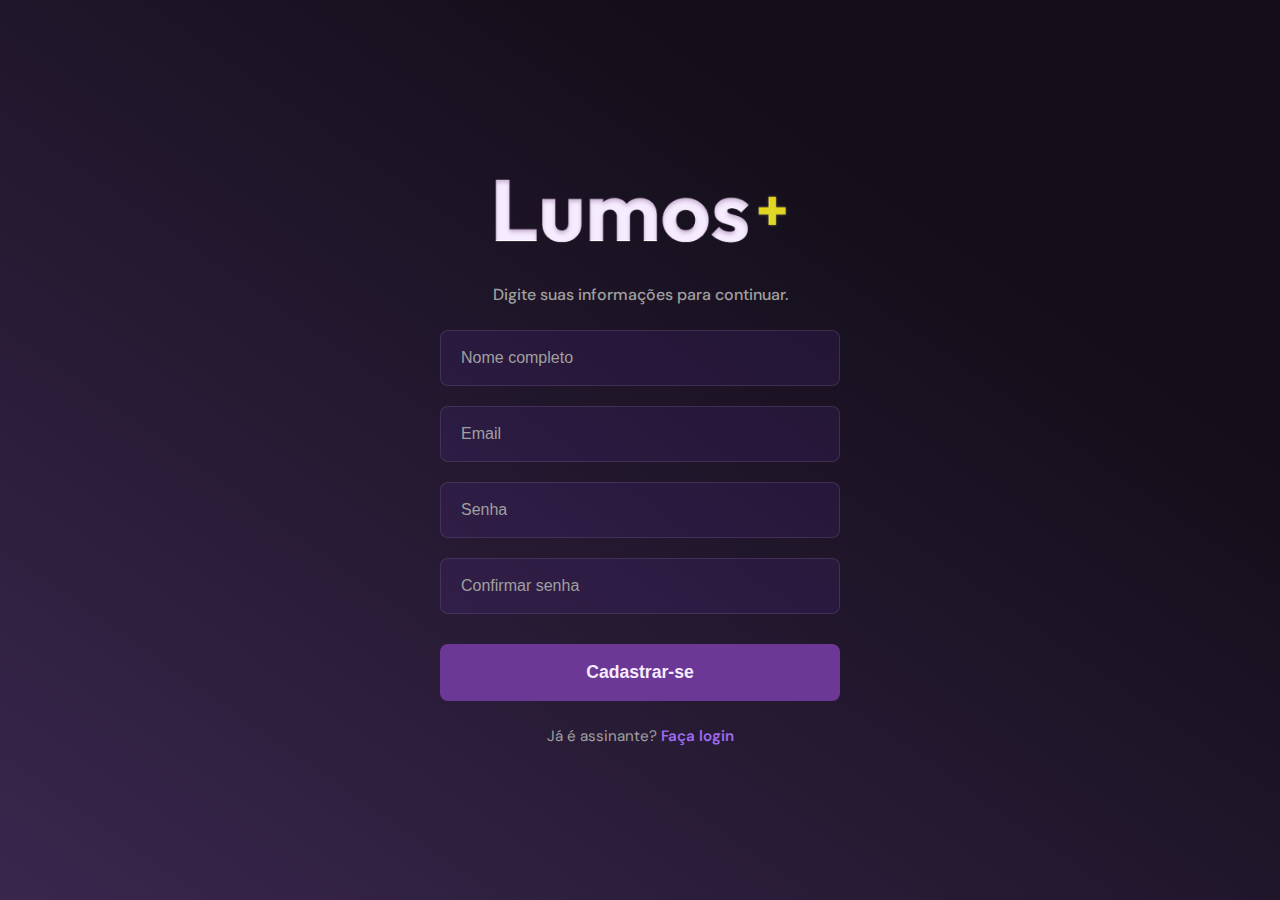
<file: cadastro.html>
<!DOCTYPE html>
<html lang="pt-BR">
<head>
    <meta charset="UTF-8">
    <meta name="viewport" content="width=device-width, initial-scale=1.0">
    <title>Lumos+ | Cadastro</title>
    <link href="https://fonts.googleapis.com/css2?family=DM+Sans:wght@400;500;700&display=swap" rel="stylesheet">
    <link rel="stylesheet" href="css/login-cadastro.css">
</head>
<body>
    <div class="container-login-cadastro">
        <div class="metade-form">
            <img src="assets/images/Lumos+ logo.png" alt="Lumos+" class="logo-login">
            <p class="subtitulo-login">Digite suas informações para continuar.</p>
            
            <form id="form-cadastro" class="form-login-cadastro">
                <input class="input-form" type="text" placeholder="Nome completo" required>
                <input class="input-form" type="email" placeholder="Email" required>
                <input class="input-form" type="password" placeholder="Senha" required>
                <input class="input-form" type="password" placeholder="Confirmar senha" required>
                <button type="submit" class="botao-form">Cadastrar-se</button>
            </form>

            <p class="link-alternativo">
                Já é assinante? <a href="index.html">Faça login</a>
            </p>
        </div> 
    </div>
    <script src="js/cadastro.js"></script>
</body>
</html>
</file>
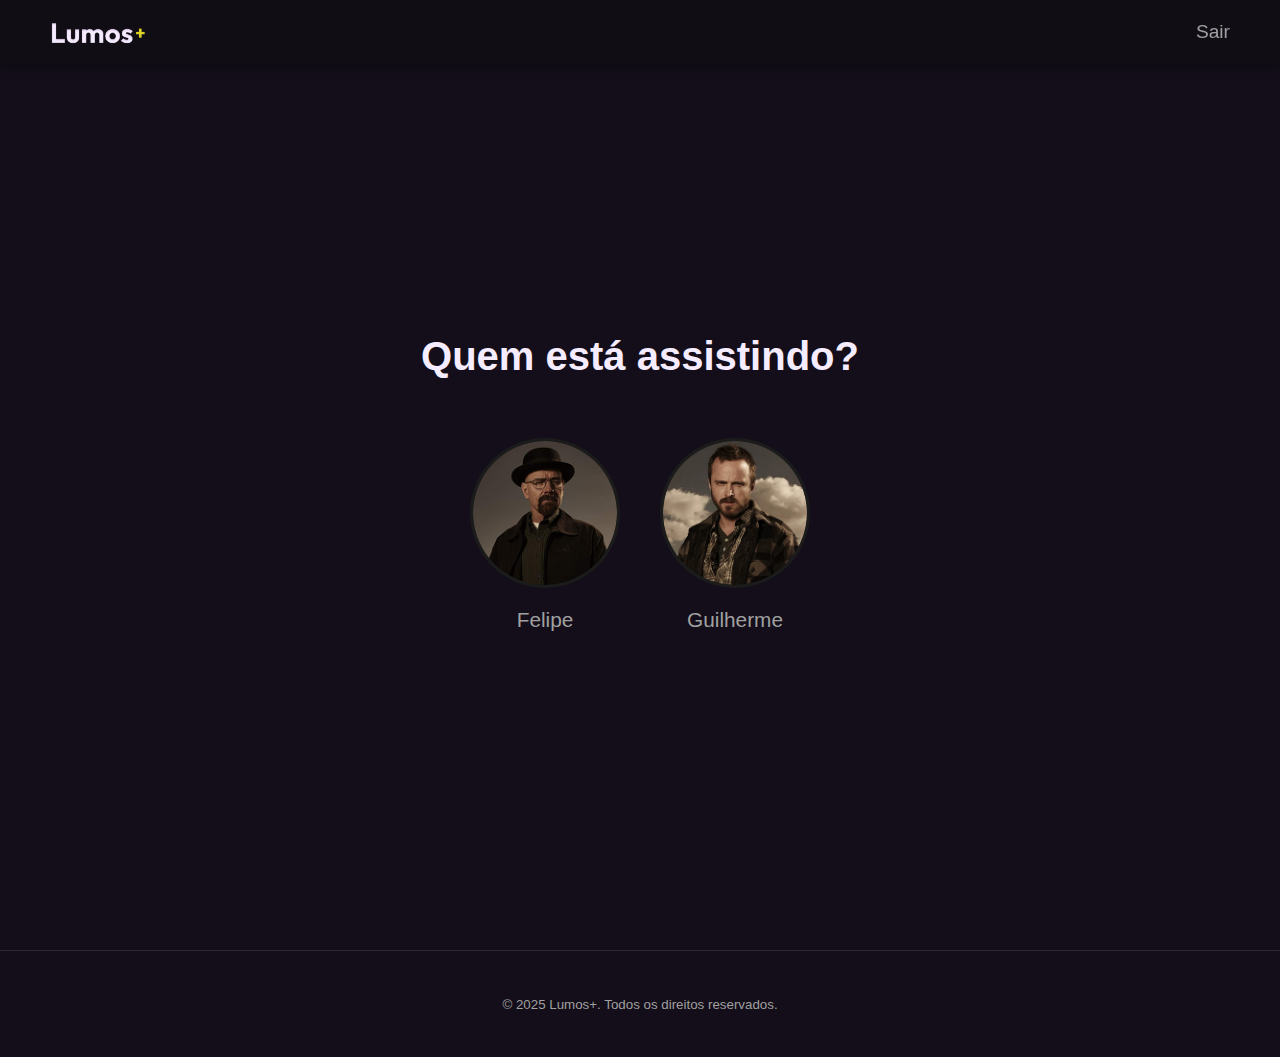
<file: escolher-perfil.html>
<!DOCTYPE html>
<html lang="pt-BR">
<head>
    <meta charset="UTF-8">
    <meta name="viewport" content="width=device-width, initial-scale=1.0">
    <title>Lumos+ | Selecionar Perfil</title>
    <link rel="stylesheet" href="css/style.css"> 
</head>
<body>
    <header class="barra-topo">
        <div class="logo">
            <a href="home.html"><img src="assets/images/Lumos+ logo.png" alt="logo"></a>
        </div>
        <div class="menu-direita">
            <a href="index.html" class="icone-nav">Sair</a>
        </div>
    </header>

    <main class="container-selecionar-perfil">
        <h1 class="titulo-selecionar-perfil">Quem está assistindo?</h1>
        
        <div class="lista-perfis" id="lista-perfis">
            
            <div class="card-perfil" data-nome="felipe">
                <img src="assets/images/walter.png" alt="Felipe" class="imagem-perfil">
                <span class="nome-perfil">Felipe</span>
            </div>

            <div class="card-perfil" data-nome="guilherme">
                <img src="assets/images/jesse.png" alt="Guilherme" class="imagem-perfil">
                <span class="nome-perfil">Guilherme</span>
            </div>
            
        </div>
    </main>

    <footer class="footer">
        <div class="footer-conteudo">
            <small>&copy; 2025 Lumos+. Todos os direitos reservados.</small>
        </div>
    </footer>

    <script src="js/escolher-perfil.js"></script> 
</body>
</html>
</file>
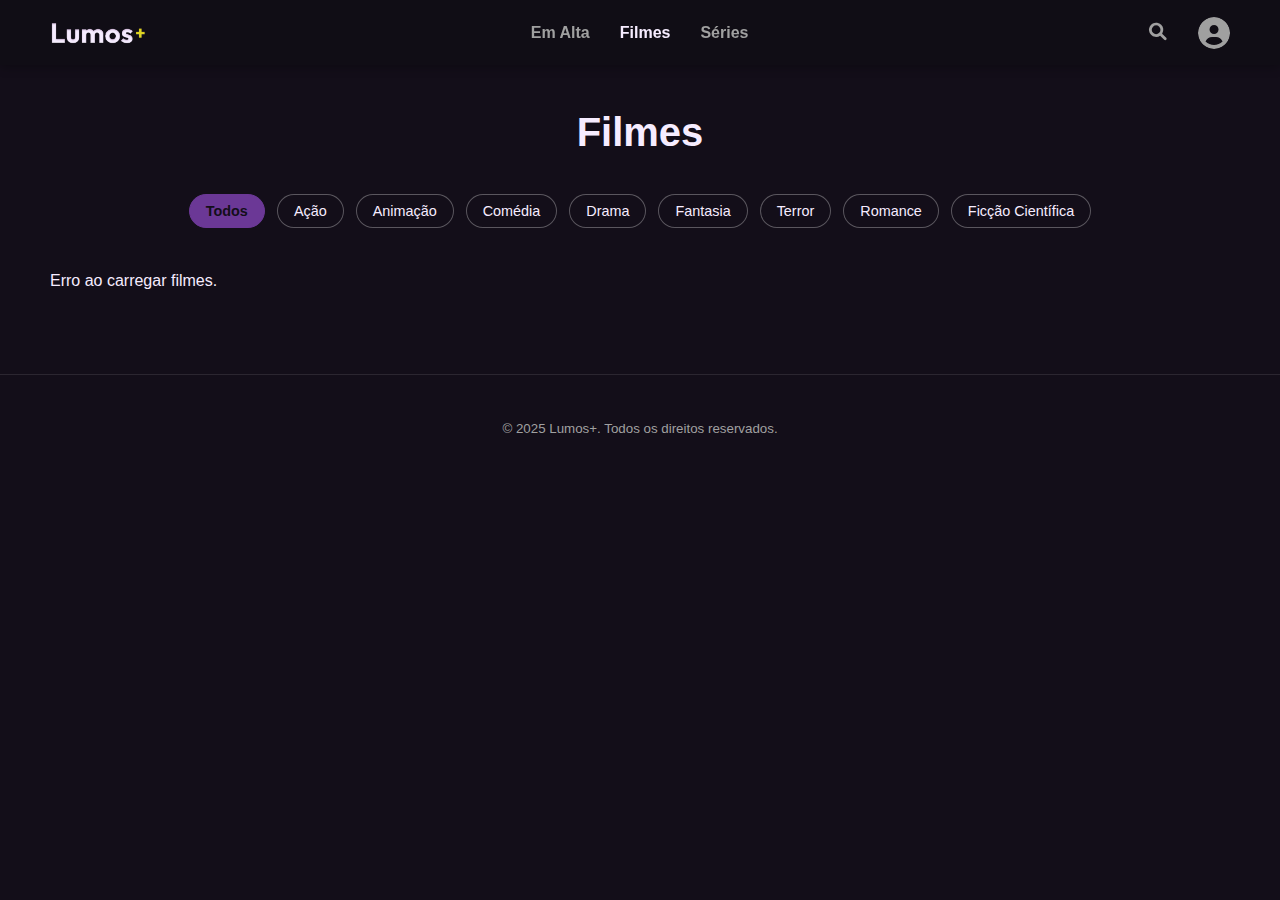
<file: filmes.html>
<!DOCTYPE html>
<html lang="pt-BR">
<head>
    <meta charset="UTF-8">
    <meta name="viewport" content="width=device-width, initial-scale=1.0">
    <title>Lumos+ | Filmes</title>
    <link rel="stylesheet" href="css/style.css"> 
    <link rel="stylesheet" href="https://cdnjs.cloudflare.com/ajax/libs/font-awesome/6.0.0-beta3/css/all.min.css">
</head>
<body>
    <header class="barra-topo">
        <div class="logo">
            <a href="home.html"><img src="assets/images/Lumos+ logo.png" alt="logo"></a>
        </div>
        <nav class="menu-links">
            <a href="home.html#secao-em-alta" class="link-nav">Em Alta</a>
            <a href="filmes.html" class="link-nav ativo">Filmes</a>
            <a href="series.html" class="link-nav">Séries</a>
        </nav>
        <div class="menu-direita">
            <form class="caixa-busca" id="caixa-busca">
                <input type="text" class="input-busca" id="input-busca" placeholder="Buscar...">
                <button type="submit" class="botao-busca" id="botao-busca">
                    <i class="fas fa-search"></i>
                </button>
            </form>
            <a href="gerenciar-perfil.html" class="icone-nav icone-perfil" id="icone-perfil-header">
                <i class="fas fa-user-circle"></i> 
            </a>
        </div>
    </header>

    <main>
        <div class="container-categoria">
            <h1>Filmes</h1>
            <nav class="nav-generos" id="nav-generos">
                <button class="tag-genero ativo" data-id-genero="all">Todos</button>
                <button class="tag-genero" data-id-genero="28">Ação</button>
                <button class="tag-genero" data-id-genero="16">Animação</button>
                <button class="tag-genero" data-id-genero="35">Comédia</button>
                <button class="tag-genero" data-id-genero="18">Drama</button>
                <button class="tag-genero" data-id-genero="14">Fantasia</button>
                <button class="tag-genero" data-id-genero="27">Terror</button>
                <button class="tag-genero" data-id-genero="10749">Romance</button>
                <button class="tag-genero" data-id-genero="878">Ficção Científica</button>
            </nav>
            <div class="grid-resultados" id="grid-resultados"></div>
        </div>
    </main>

    <footer class="footer">
        <div class="footer-conteudo">
            <small>&copy; 2025 Lumos+. Todos os direitos reservados.</small>
        </div>
    </footer>

    <script src="js/config.js"></script>
    <script src="js/filmes.js"></script>
    <script src="js/global.js"></script>
</body>
</html>
</file>
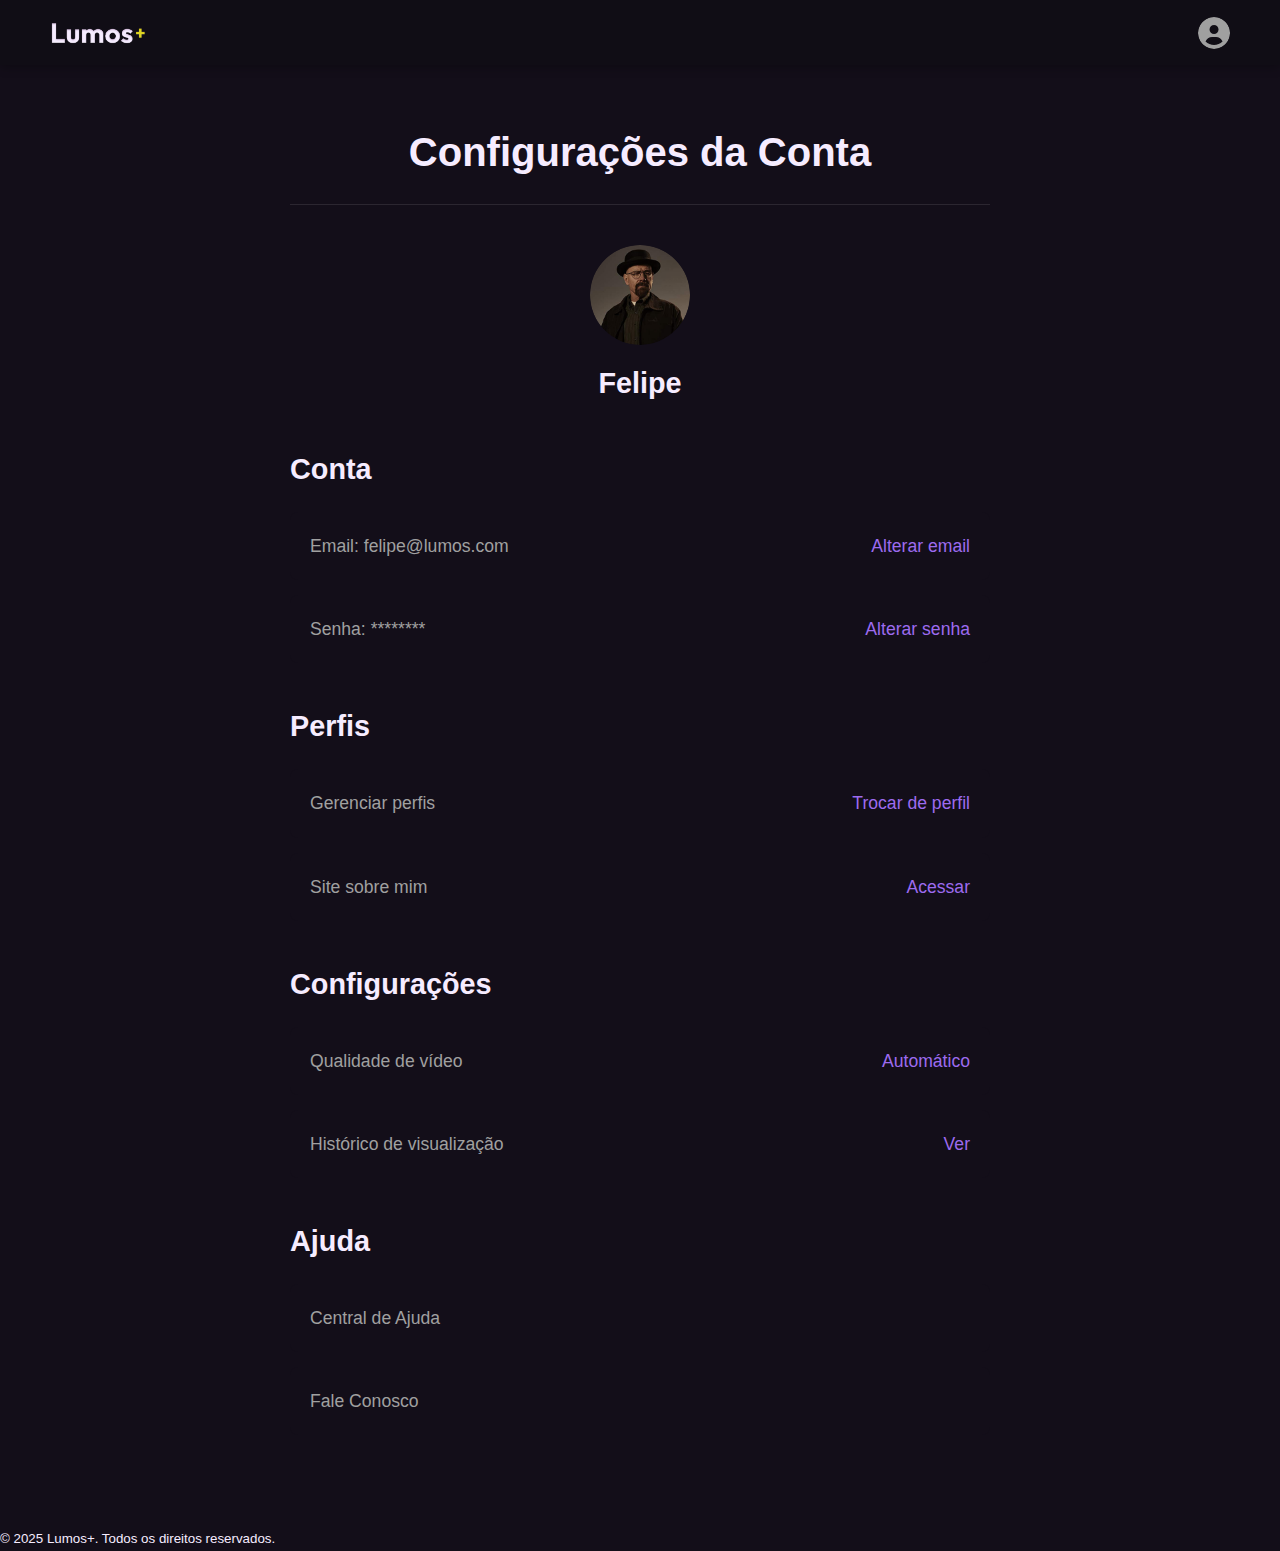
<file: gerenciar-perfil.html>
<!DOCTYPE html>
<html lang="pt-BR">
<head>
    <meta charset="UTF-8">
    <meta name="viewport" content="width=device-width, initial-scale=1.0">
    <title>Lumos+ | Configurações da Conta</title>
    <link rel="stylesheet" href="css/style.css"> 
    <link rel="stylesheet" href="https://cdnjs.cloudflare.com/ajax/libs/font-awesome/6.0.0-beta3/css/all.min.css">
</head>
<body>
    <header class="barra-topo"> 
        <div class="logo">
            <a href="home.html"><img src="assets/images/Lumos+ logo.png" alt="logo"></a>
        </div>
        <div class="menu-direita">
            <a href="gerenciar-perfil.html" class="icone-nav icone-perfil" id="icone-perfil-header">
                <i class="fas fa-user-circle"></i> 
            </a>
        </div>
    </header>

    <main class="container-conta">
        <h1>Configurações da Conta</h1>
        
        <div class="box-perfil-header">
            <img id="foto-perfil-pagina" src="" alt="Perfil">
            <h2 id="nome-perfil-pagina">Carregando...</h2>
        </div>
        
        <div class="secao-conta">
            <h2>Conta</h2>
            <div class="item-config">
                <span id="email-perfil-pagina">Email: ...</span>
                <a href="#">Alterar email</a>
            </div>
            <div class="item-config">
                <span>Senha: ********</span>
                <a href="#">Alterar senha</a>
            </div>
        </div>

        <div class="secao-conta">
            <h2>Perfis</h2>
            <div class="item-config">
                <span>Gerenciar perfis</span>
                <a href="escolher-perfil.html">Trocar de perfil</a>
            </div>
            <div class="item-config">
                <span>Site sobre mim</span>
                <a href="#" id="link-sobre-mim" target="_blank">Acessar</a>
            </div>
        </div>

        <div class="secao-conta">
            <h2>Configurações</h2>
            <div class="item-config">
                <span>Qualidade de vídeo</span>
                <a href="#">Automático</a>
            </div>
            <div class="item-config">
                <span>Histórico de visualização</span>
                <a href="#">Ver</a>
            </div>
        </div>
        
        <div class="secao-conta">
            <h2>Ajuda</h2>
            <a href="#" class="item-config full-width">Central de Ajuda</a>
            <a href="#" class="item-config full-width">Fale Conosco</a>
        </div>
    </main>
    
    <footer class="rodape">
        <div class="rodape-conteudo">
            <small>&copy; 2025 Lumos+. Todos os direitos reservados.</small>
        </div>
    </footer>

    <script src="js/config.js"></script>
    <script src="js/global.js"></script>
    <script src="js/conta.js"></script> 
</body>
</html>
</file>
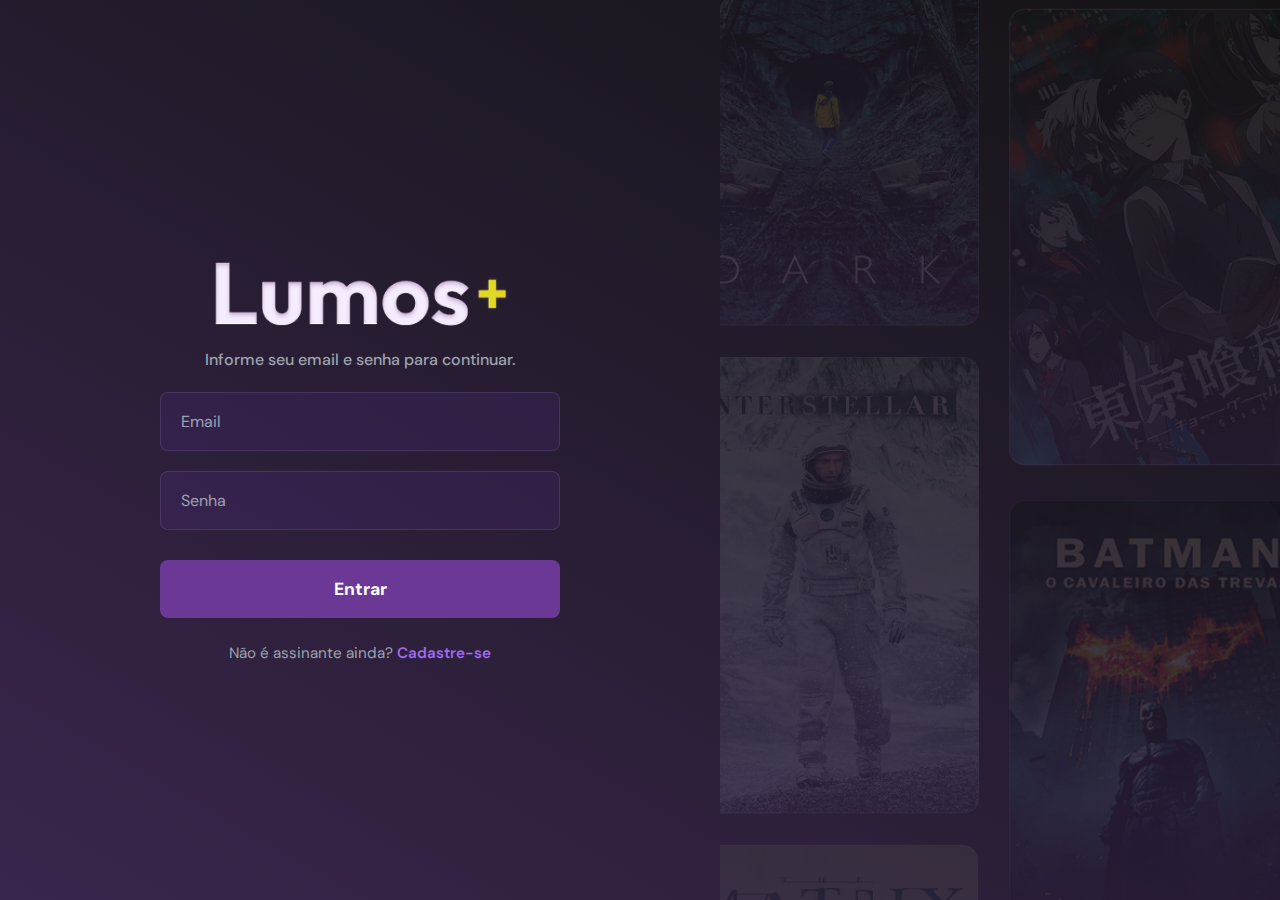
<file: login.html>
<!DOCTYPE html>
<html lang="pt-BR">
<head>
    <meta charset="UTF-8">
    <meta name="viewport" content="width=device-width, initial-scale=1.0">
    <title>Lumos+ | Login</title>
    <link rel="preconnect" href="https://fonts.googleapis.com">
    <link rel="preconnect" href="https://fonts.gstatic.com" crossorigin>
    <link href="https://fonts.googleapis.com/css2?family=Outfit:wght@400;500;600;700;800&family=DM+Sans:wght@400;500;600;700&display=swap" rel="stylesheet">
    <link rel="stylesheet" href="/css/login.css">
</head>
<body>
    
    <div class="login-container">
        
        <div class="login">
            <img src="assets/images/Lumos+ logo.png" alt="Lumos+" class="logo">
            <p class="subtitle">Informe seu email e senha para continuar.</p>
            
            <form id="login-form">
                <input type="email" placeholder="Email" required>
                <input type="password" placeholder="Senha" required>
                <button type="submit" class="btn-entrar">Entrar</button>
            </form>
            
            <p class="cadastro-link">
                Não é assinante ainda? <a href="cadastro.html">Cadastre-se</a>
            </p>
        </div>
        
        <div class="filmes">
            <img src="assets/images/grid filmes.png" alt="Filmes" class="movies-background">
        </div>

        
    </div>
</body>
</html>
</file>
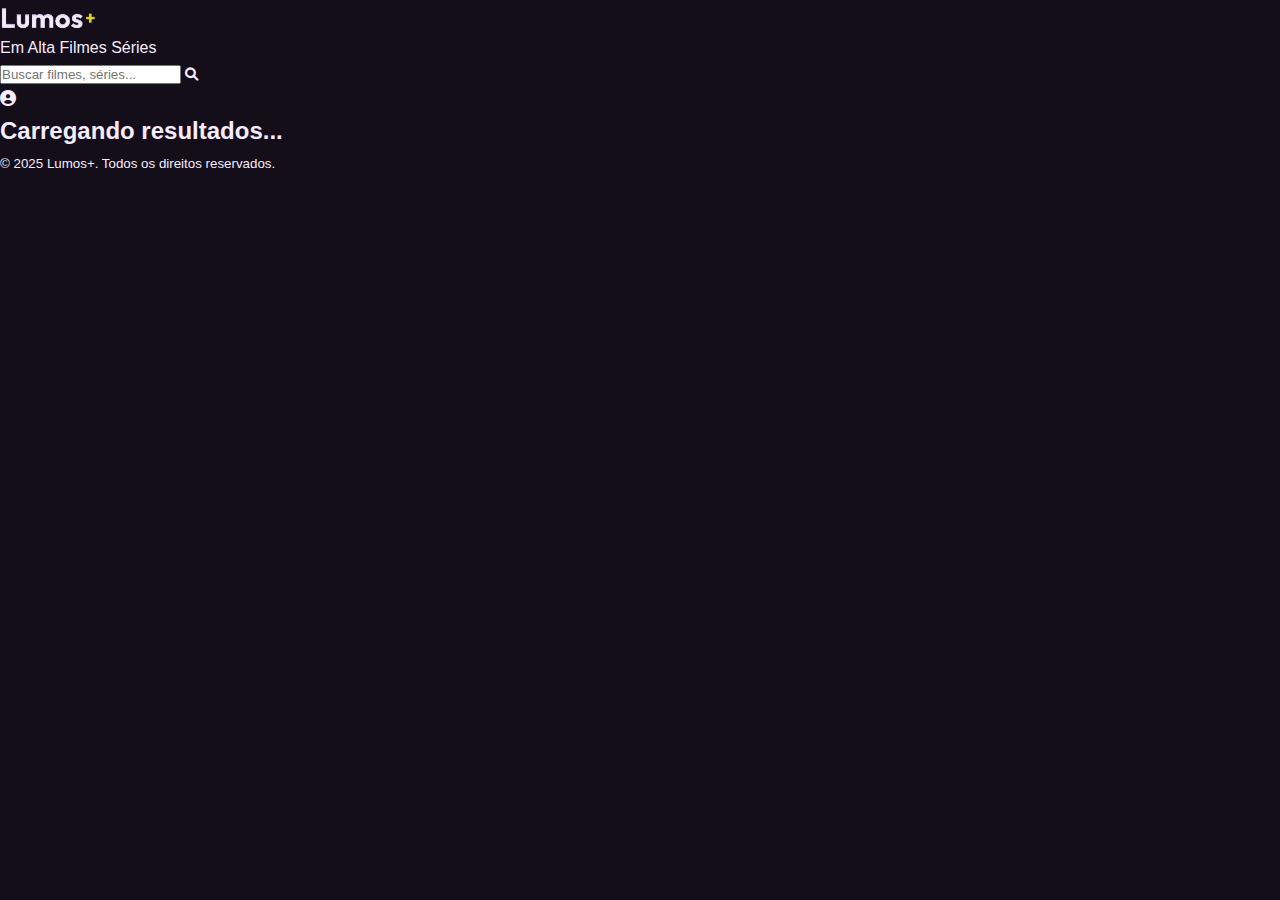
<file: pesquisa.html>
<!DOCTYPE html>
<html lang="pt-BR">
<head>
    <meta charset="UTF-8">
    <meta name="viewport" content="width=device-width, initial-scale=1.0">
    <title>Lumos+ | Pesquisa</title>
    
    <link rel="stylesheet" href="css/style.css"> 
    
    <link rel="preconnect" href="https://fonts.googleapis.com">
    <link rel="preconnect" href="https://fonts.gstatic.com" crossorigin>
    <link href="https://fonts.googleapis.com/css2?family=Inter:wght@300;400;500;600;700&display=swap" rel="stylesheet">
    <link rel="stylesheet" href="https://cdnjs.cloudflare.com/ajax/libs/font-awesome/6.0.0-beta3/css/all.min.css">
</head>
<body>
    
    <header class="navbar">
        <div class="navbar-left">
            <a href="home.html" class="logo"><img src="assets/images/Lumos+ logo.png" alt="logo"></a>
        </div>
        <nav class="navbar-center">
            <a href="home.html#section-em-alta" class="nav-item">Em Alta</a>
            <a href="filmes.html" class="nav-item">Filmes</a>
            <a href="series.html" class="nav-item">Séries</a>
        </nav>
        <div class="navbar-right">
            <form class="search-container" id="search-container">
                <input type="text" class="search-input" id="search-input" placeholder="Buscar filmes, séries...">
                <button type="submit" class="search-icon-btn" id="search-icon-btn">
                    <i class="fas fa-search"></i>
                </button>
            </form>
            
            <a href="gerenciar-perfil.html" class="nav-icon profile-icon" id="header-profile-icon">
                <i class="fas fa-user-circle"></i> </a>
        </div>
    </header>

    <main class="content">
        <div class="search-results-container">
            <h2 id="search-title">Carregando resultados...</h2>
            
            <div class="search-grid" id="search-grid-container">
                </div>
        </div>
    </main>

    <footer>
        <div class="footer-content">
            <small>&copy; 2025 Lumos+. Todos os direitos reservados.</small>
        </div>
    </footer>

    <script src="js/config.js"></script>
    <script src="js/pesquisa.js"></script>
    <script src="js/global.js"></script>
</body>
</html>
</file>
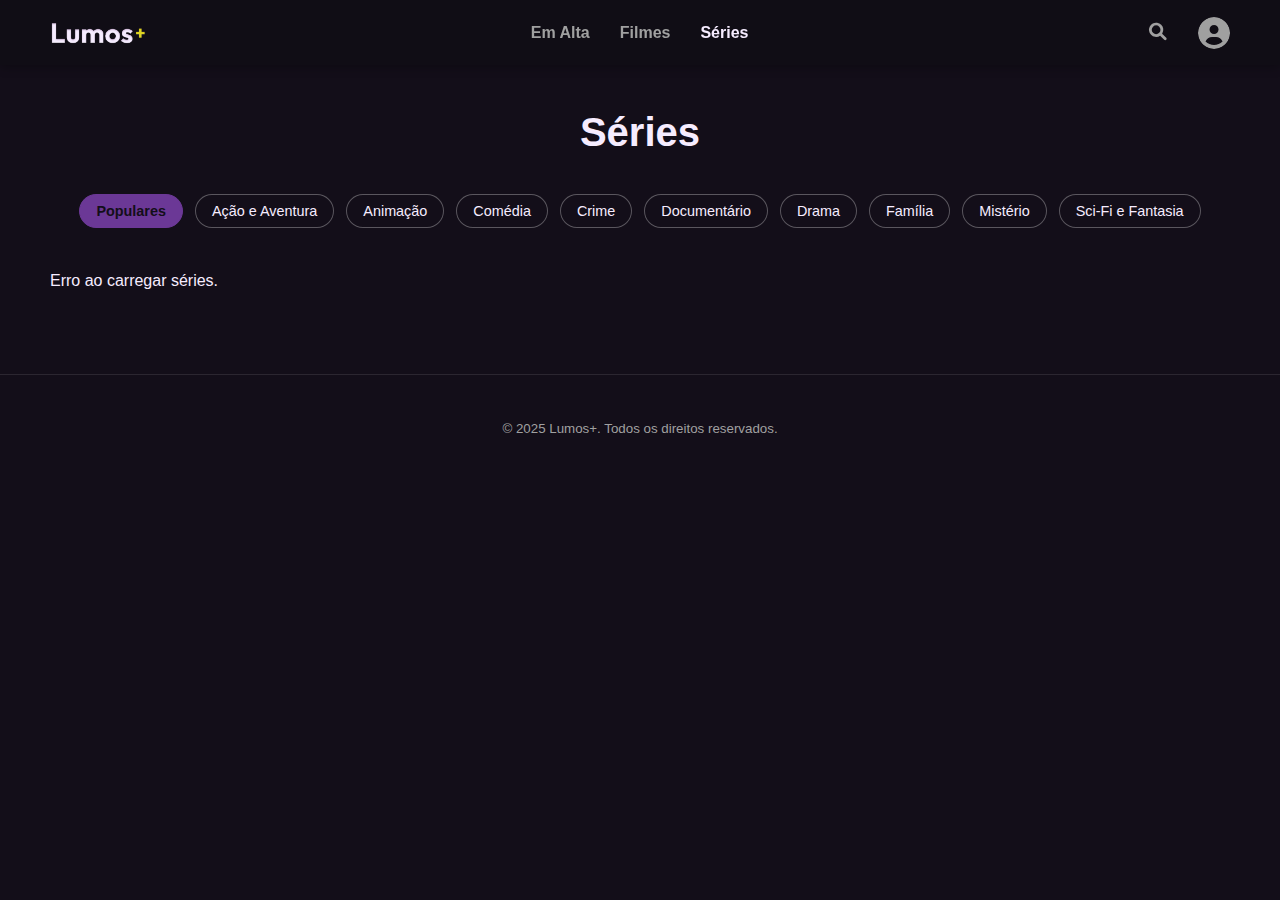
<file: series.html>
<!DOCTYPE html>
<html lang="pt-BR">
<head>
    <meta charset="UTF-8">
    <meta name="viewport" content="width=device-width, initial-scale=1.0">
    <title>Lumos+ | Séries</title>
    <link rel="stylesheet" href="css/style.css"> 
    <link rel="stylesheet" href="https://cdnjs.cloudflare.com/ajax/libs/font-awesome/6.0.0-beta3/css/all.min.css">
</head>
<body>
    <header class="barra-topo">
        <div class="logo">
            <a href="home.html"><img src="assets/images/Lumos+ logo.png" alt="logo"></a>
        </div>
        <nav class="menu-links">
            <a href="home.html#secao-em-alta" class="link-nav">Em Alta</a>
            <a href="filmes.html" class="link-nav">Filmes</a>
            <a href="series.html" class="link-nav ativo">Séries</a>
        </nav>
        <div class="menu-direita">
            <form class="caixa-busca" id="caixa-busca">
                <input type="text" class="input-busca" id="input-busca" placeholder="Buscar...">
                <button type="submit" class="botao-busca" id="botao-busca">
                    <i class="fas fa-search"></i>
                </button>
            </form>
            <a href="gerenciar-perfil.html" class="icone-nav icone-perfil" id="icone-perfil-header">
                <i class="fas fa-user-circle"></i> 
            </a>
        </div>
    </header>

    <main>
        <div class="container-categoria">
            <h1>Séries</h1>
            <nav class="nav-generos" id="nav-generos">
                <button class="tag-genero ativo" data-id-genero="all">Populares</button>
                <button class="tag-genero" data-id-genero="10759">Ação e Aventura</button>
                <button class="tag-genero" data-id-genero="16">Animação</button>
                <button class="tag-genero" data-id-genero="35">Comédia</button>
                <button class="tag-genero" data-id-genero="80">Crime</button>
                <button class="tag-genero" data-id-genero="99">Documentário</button>
                <button class="tag-genero" data-id-genero="18">Drama</button>
                <button class="tag-genero" data-id-genero="10751">Família</button>
                <button class="tag-genero" data-id-genero="9648">Mistério</button>
                <button class="tag-genero" data-id-genero="10765">Sci-Fi e Fantasia</button>
            </nav>
            <div class="grid-resultados" id="grid-resultados"></div>
        </div>
    </main>

    <footer class="footer">
        <div class="footer-conteudo">
            <small>&copy; 2025 Lumos+. Todos os direitos reservados.</small>
        </div>
    </footer>

    <script src="js/config.js"></script> <script src="js/series.js"></script>
    <script src="js/global.js"></script>
</body>
</html>
</file>
<file: css/login-cadastro.css>
* {
    margin: 0;
    padding: 0;
    box-sizing: border-box;
}

:root {
    --fundo-principal: #130E19;
    --texto-claro: #F6ECFF;
    --texto-medio: #A0A0A0;
    --cor-destaque: #6B3896;
    --cor-destaque-claro: #9d6bef;
    --fonte-corpo: 'DM Sans', sans-serif;
}

body {
    font-family: var(--fonte-corpo); 
    background: linear-gradient(35deg, #39264D 1%, #130E19 75%);
    color: var(--texto-claro);
    overflow: hidden;
}

.container-login-cadastro {
    display: flex;
    height: 100vh;
    width: 100%;
}

.metade-form {
    flex: 1;
    display: flex;
    flex-direction: column;
    align-items: center;
    justify-content: center;
    padding: 0 80px;
}

.logo-login {
    width: 300px;  
    height: auto;
    margin-bottom: 20px;
}

.subtitulo-login {
    font-weight: 500;  
    color: var(--texto-medio);
    font-size: 1rem;
    margin-bottom: 25px;
    max-width: 400px;
    text-align: center;
}

.form-login-cadastro {
    display: flex;
    flex-direction: column;
    gap: 20px;
    width: 100%;
    max-width: 400px;
}

.input-form {
    font-weight: 400; 
    width: 100%;
    padding: 18px 20px;
    background: rgba(124, 58, 237, 0.1);
    border: 1px solid #7665924d;
    border-radius: 8px;
    color: var(--texto-claro);
    font-size: 1rem;
    outline: none;
    transition: all 0.3s;
}

.input-form::placeholder {
    color: var(--texto-medio);
}

.input-form:focus {
    border-color: var(--cor-destaque);
}

.botao-form {
    font-weight: 700;
    width: 100%;
    padding: 18px;
    background: var(--cor-destaque);
    color: var(--texto-claro);
    border: none;
    border-radius: 8px;
    font-size: 1.1rem;
    cursor: pointer;
    transition: all 0.3s;
    margin-top: 10px;
}

.botao-form:hover {
    background: var(--cor-destaque-claro);
    box-shadow: 0 8px 20px rgba(124, 58, 237, 0.4);
}

.link-alternativo {
    font-weight: 400; 
    color: var(--texto-medio);
    font-size: 0.95rem;
    margin-top: 25px;
    max-width: 400px;
}

.link-alternativo a {
    font-weight: 600; 
    color: var(--cor-destaque-claro);
    text-decoration: none;
    transition: color 0.3s;
}

.link-alternativo a:hover {
    color: var(--cor-destaque);
    text-decoration: underline;
}

.metade-imagem {
    flex: 1;
    position: relative;
    overflow: hidden;
}

.img-fundo-login {
    width: 100%;
    height: 100%;
    object-fit: cover;
    object-position: center;
    opacity: 0.7;
}

@media (max-width: 1024px) {
    .metade-imagem {
        display: none;
    }
    .metade-form {
        padding: 40px;
    }
}
</file>
<file: css/style.css>
@import url('https://fonts.googleapis.com/css2?family=Inter:wght@300;400;500;600;700&display=swap');

:root {
    --fundo-principal: #130E19;
    --fundo-secundario: #1b1b1b;
    --texto-claro: #F6ECFF;
    --texto-medio: #A0A0A0;
    --cor-destaque: #6B3896;
    --cor-destaque-claro: #9d6bef;
    --fonte: 'DM Sans', sans-serif;
}

* {
    margin: 0;
    padding: 0;
    box-sizing: border-box;
}

body {
    background-color: var(--fundo-principal);
    color: var(--texto-claro);
    line-height: 1.6;
    overflow-x: hidden;
    font-family: var(--fonte);
}

html {
    scroll-behavior: smooth;
}

a {
    color: inherit;
    text-decoration: none;
}

button {
    cursor: pointer;
    border: none;
    background: none;
    color: inherit;
}

.barra-topo {
    display: flex;
    justify-content: space-between;
    align-items: center;
    padding: 15px 50px;
    background-color: #100d15;
    box-shadow: 0 2px 10px rgba(0, 0, 0, 0.3);
    position: fixed;
    width: 100%;
    top: 0;
    left: 0;
    z-index: 1000;
}

.logo img {
    height: 35px;
    width: auto;
    display: flex;
    align-items: center;
}

.menu-links {
    display: flex;
    align-items: center;
    gap: 30px;
}

.link-nav {
    font-size: 1em;
    font-weight: 550;
    color: var(--texto-medio);
    transition: color 0.3s ease;
}

.link-nav:hover,
.link-nav.ativo {
    color: var(--texto-claro);
}

.menu-direita {
    display: flex;
    align-items: center;
    gap: 25px;
}

.icone-nav {
    font-size: 1.2em;
    color: var(--texto-medio);
    transition: color 0.3s ease;
}

.icone-nav:hover {
    color: var(--texto-claro);
}

.caixa-busca {
    display: flex;
    align-items: center;
    background-color: transparent;
    border: 1px solid transparent;
    border-radius: 20px;
    padding: 5px 5px 5px 10px;
    width: 40px;
    transition: width 0.4s ease-in-out, border-color 0.4s ease-in-out, background-color 0.4s ease-in-out;
}

.input-busca {
    width: 0px;
    border: none;
    background: transparent;
    outline: none;
    color: var(--texto-claro);
    padding: 0;
    transition: width 0.4s ease-in-out, padding 0.4s ease-in-out;
}

.botao-busca {
    background: transparent;
    border: none;
    color: var(--texto-medio);
    cursor: pointer;
    font-size: 1.1em;
    padding: 0 5px;
}

.botao-busca:hover {
    color: var(--texto-claro);
}

.caixa-busca.ativo {
    width: 250px;
    border-color: var(--texto-medio);
    background-color: var(--fundo-principal);
}

.caixa-busca.ativo .input-busca {
    width: 200px;
    padding: 0 5px 0 5px;
}

.icone-perfil {
    display: inline-block;
    width: 32px;
    height: 32px;
    border-radius: 50%;
    overflow: hidden;
}
.icone-perfil i {
    font-size: 32px;
    color: var(--texto-medio);
}
.icone-perfil img {
    width: 100%;
    height: 100%;
    object-fit: cover;
}

.footer {
    width: 100%;
    padding: 40px 50px;
    margin-top: 50px;
    background-color: var(--fundo-principal);
    border-top: 1px solid rgba(255, 255, 255, 0.1);
}

.footer-conteudo {
    text-align: center;
    color: var(--texto-medio);
}

.card-filme {
    flex-shrink: 0;
    width: 180px;
    height: 270px;
    border-radius: 8px;
    overflow: hidden;
    box-shadow: 0 4px 15px rgba(0, 0, 0, 0.3);
    transition: transform 0.3s ease, box-shadow 0.3s ease;
}

.card-filme:hover {
    transform: translateY(-5px) scale(1.02);
    box-shadow: 0 8px 25px rgba(0, 0, 0, 0.5);
}

.poster {
    width: 100%;
    height: 100%;
    object-fit: cover;
}

.trilho-wrapper {
    position: relative;
}

.trilho-container {
    overflow-x: auto;
    -ms-overflow-style: none;
    scrollbar-width: none;
    padding-bottom: 10px;
    scroll-behavior: smooth;
    -webkit-overflow-scrolling: touch;
}

.trilho-container::-webkit-scrollbar {
    display: none;
}

.trilho {
    display: flex;
    gap: 15px;
}

.seta-fileira {
    position: absolute;
    top: 50%;
    transform: translateY(-50%);
    z-index: 10;
    background-color: rgba(20, 20, 20, 0.7);
    color: var(--texto-claro);
    border: 1px solid rgba(255, 255, 255, 0.3);
    border-radius: 50%;
    width: 45px;
    height: 45px;
    font-size: 1em;
    cursor: pointer;
    opacity: 0;
    transition: opacity 0.3s ease, background-color 0.3s ease;
}

.trilho-wrapper:hover .seta-fileira {
    opacity: 1;
}

.seta-fileira:hover {
    background-color: rgba(20, 20, 20, 1);
}

.seta-fileira.esquerda {
    left: -20px;
}

.seta-fileira.direita {
    right: -20px;
}

.grid-resultados {
    display: grid;
    grid-template-columns: repeat(auto-fill, minmax(180px, 1fr));
    gap: 20px;
}

.secao-destaque {
    position: relative;
    width: 100%;
    height: 600px;
    overflow: hidden;
    display: flex;
    align-items: center;
    padding: 0 50px;
    padding-top: 80px;
}

.img-fundo-destaque {
    position: absolute;
    top: 0;
    left: 0;
    width: 100%;
    height: 100%;
    object-fit: cover;
    z-index: 1;
    object-position: center top;
}

.overlay-hero {
    position: absolute;
    top: 0;
    left: 0;
    width: 100%;
    height: 100%;
    z-index: 2;
    background: 
        linear-gradient(to bottom, 
            rgba(19, 14, 25, 1) 0%,
            transparent 20%,
            transparent 70%,
            rgba(19, 14, 25, 1) 100%
        ),
        linear-gradient(to right, 
            #130E19 15%,
            rgba(19, 14, 25, 0.7) 40%,
            rgba(19, 14, 25, 0) 70%
        );
}

.infos-destaque {
    position: relative;
    z-index: 3;
    width: 40%;
    padding-right: 20px;
}

#logo-destaque {
    max-width: 400px;
    max-height: 150px;
    width: auto;
    height: auto;
    object-fit: contain;
    margin-bottom: 20px;
}

.titulo-destaque {
    font-size: 3.5em;
    font-weight: 700;
    margin-bottom: 10px;
    color: var(--texto-claro);
}

.descricao-destaque {
    display: -webkit-box;
    -webkit-box-orient: vertical;
    overflow: hidden;
    text-overflow: ellipsis;
    font-size: 1.1em;
    color: var(--texto-claro);
    line-height: 1.5;
    margin-bottom: 30px;
}

.botoes-destaque {
    display: flex;
    gap: 15px;
}

.botao-assistir,
.botao-infos {
    padding: 12px 25px;
    border-radius: 8px;
    font-size: 1em;
    font-weight: 600;
    display: flex;
    align-items: center;
    gap: 10px;
    transition: background-color 0.3s ease, color 0.3s ease;
}

.botao-assistir {
    background-color: var(--cor-destaque);
    color: var(--fundo-principal);
}

.botao-assistir:hover {
    background-color: var(--cor-destaque-claro);
}

.botao-infos {
    background-color: rgba(55, 36, 74, 0.5);
    color: var(--texto-claro);
}

.botao-infos:hover {
    background-color: rgba(74, 49, 100, 0.5);
}

.nav-destaque {
    position: absolute;
    bottom: 30px;
    left: 50%;
    transform: translateX(-50%);
    display: flex;
    align-items: center;
    gap: 15px;
    z-index: 3;
}

.nav-destaque .seta {
    background-color: rgba(255, 255, 255, 0.1);
    border-radius: 50%;
    width: 30px;
    height: 30px;
    display: grid;
    place-items: center;
    font-size: 0.8em;
    color: var(--texto-claro);
    transition: background-color 0.3s ease;
}

.nav-destaque .seta:hover {
    background-color: rgba(255, 255, 255, 0.2);
}

.bolinhas {
    display: flex;
    gap: 8px;
}

.bolinha {
    width: 8px;
    height: 8px;
    border-radius: 50%;
    background-color: rgba(255, 255, 255, 0.3);
    transition: background-color 0.3s ease;
}

.bolinha.ativo {
    background-color: var(--texto-claro);
}

.fileira-filmes {
    padding: 30px 50px;
    margin-bottom: 20px;
}

.titulo-fileira {
    font-size: 1.5em;
    font-weight: 600;
    margin-bottom: 20px;
    color: var(--texto-claro);
}

.container-detalhes {
    padding-top: 0;
    width: 100%;
}

.hero-detalhes {
    position: relative;
    width: 100%;
    height: 90vh;
    min-height: 700px;
    display: flex;
    align-items: center;
    overflow: hidden;
}

.img-fundo-detalhes {
    position: absolute;
    top: 0;
    left: 0;
    width: 100%;
    height: 100%;
    object-fit: cover;
    object-position: center top;
    z-index: 1;
}

.conteudo-hero-detalhes {
    position: relative;
    z-index: 3;
    padding: 0 50px;
    margin-top: 80px;
    width: 45%;
}

#logo-filme {
    max-width: 400px;
    max-height: 150px;
    width: auto;
    height: auto;
    object-fit: contain;
    margin-bottom: 20px;
}

.infos-meta {
    display: flex;
    gap: 15px;
    margin-bottom: 20px;
    color: var(--texto-medio);
    font-size: 0.9em;
}

.info-item {
    padding: 2px 8px;
    border: 1px solid var(--texto-medio);
    border-radius: 4px;
}

.botao-icone {
    width: 44px;
    height: 44px;
    border-radius: 50%;
    background-color: rgba(55, 36, 74, 0.7);
    border: 1px solid var(--texto-medio);
    font-size: 1.2em;
    color: var(--texto-claro);
    display: grid;
    place-items: center;
    transition: background-color 0.3s ease;
}

.botao-icone:hover {
    background-color: rgba(74, 49, 100, 0.9);
}

.abas-detalhes {
    padding: 0 50px;
    margin-top: -30px;
    position: relative;
    z-index: 10;
}

.nav-abas {
    display: flex;
    gap: 35px;
    border-bottom: 1px solid rgba(255, 255, 255, 0.1);
}

.link-aba {
    padding: 15px 0;
    font-size: 1.1em;
    font-weight: 600;
    color: var(--texto-medio);
    background: none;
    border: none;
    border-bottom: 3px solid transparent;
    transition: color 0.3s ease, border-color 0.3s ease;
}

.link-aba:hover {
    color: var(--texto-claro);
}

.link-aba.ativo {
    color: var(--texto-claro);
    border-bottom-color: var(--cor-destaque-claro);
}

.conteudo-abas {
    padding: 30px 0;
}

.painel-aba {
    display: none;
    padding: 20px 0;
}

.painel-aba.ativo {
    display: block;
}

.grid-detalhes {
    display: grid;
    grid-template-columns: 2fr 1fr;
    gap: 40px;
    color: var(--texto-medio);
}

.coluna-esquerda-detalhes h3 {
    font-size: 1.5em;
    font-weight: 600;
    color: var(--texto-claro);
    margin-bottom: 15px;
}

.coluna-esquerda-detalhes p {
    font-size: 1em;
    line-height: 1.6;
    margin-bottom: 20px;
}

#aviso-detalhes {
    font-size: 0.9em;
    color: var(--texto-medio);
}

.coluna-direita-detalhes {
    display: flex;
    flex-direction: column;
    gap: 24px;
    font-size: 0.9em;
    line-height: 1.5;
}

.bloco-info strong {
    display: block;
    font-weight: 600;
    color: var(--texto-claro);
    margin-bottom: 5px;
}

.bloco-info span {
    display: block;
}

.container-pesquisa,
.container-categoria {
    padding: 30px 50px;
    padding-top: 100px;
}

.container-categoria h1,
#titulo-pesquisa {
    font-size: 2.5em;
    font-weight: 600;
    margin-bottom: 30px;
    color: var(--texto-claro);
    text-align: center;
}

.nav-generos {
    display: flex;
    gap: 12px;
    overflow-x: auto;
    padding-bottom: 20px;
    margin-bottom: 20px;
    scrollbar-width: none;
    -ms-overflow-style: none;
    justify-content: center;
}
.nav-generos::-webkit-scrollbar {
    display: none;
}

.tag-genero {
    flex-shrink: 0;
    padding: 8px 16px;
    background-color: var(--fundo-principal);
    color: var(--texto-claro);
    border: 1px solid rgba(255, 255, 255, 0.3);
    border-radius: 20px;
    font-size: 0.9em;
    font-weight: 500;
    cursor: pointer;
    transition: background-color 0.3s ease, border-color 0.3s ease;
}

.tag-genero:hover {
    background-color: var(--fundo-secundario);
}

.tag-genero.ativo {
    background-color: var(--cor-destaque);
    color: var(--fundo-principal);
    border-color: var(--cor-destaque);
    font-weight: 600;
}

.container-conta {
    max-width: 800px;
    margin: 0 auto;
    padding: 120px 50px 50px 50px;
    color: var(--texto-claro);
}

.container-conta h1 {
    font-size: 2.5em;
    margin-bottom: 40px;
    border-bottom: 1px solid rgba(255, 255, 255, 0.1);
    padding-bottom: 20px;
    text-align: center;
}

.box-perfil-header {
    display: flex;
    flex-direction: column;
    align-items: center;
    gap: 15px;
    margin-bottom: 40px;
    background-color: transparent;
    padding: 0;
}
.box-perfil-header img {
    width: 100px;
    height: 100px;
    border-radius: 50%;
    object-fit: cover;
}
.box-perfil-header h2 {
    font-size: 1.8em;
    color: var(--texto-claro);
    font-weight: 600;
}

.secao-conta {
    margin-bottom: 40px;
}

.secao-conta h2 {
    font-size: 1.8em;
    color: var(--texto-claro);
    margin-bottom: 20px;
}

.item-config {
    display: flex;
    justify-content: space-between;
    align-items: center;
    background-color: var(--fundo-principal);
    padding: 20px;
    border-radius: 8px;
    margin-bottom: 15px;
    font-size: 1.1em;
    color: var(--texto-medio);
    text-decoration: none;
}

.item-config.full-width {
    justify-content: flex-start;
}

.item-config a,
.item-config span + a {
    color: var(--cor-destaque-claro);
    text-decoration: none;
    font-weight: 500;
}
.item-config a:hover {
    text-decoration: underline;
}

.container-selecionar-perfil {
    display: flex;
    flex-direction: column;
    justify-content: center;
    align-items: center;
    min-height: 100vh;
    background-color: var(--fundo-principal);
    padding-top: 60px;
}

.titulo-selecionar-perfil {
    font-size: 2.5em;
    color: var(--texto-claro);
    margin-bottom: 50px;
}

.lista-perfis {
    display: flex;
    gap: 40px;
    flex-wrap: wrap;
    justify-content: center;
}

.card-perfil {
    display: flex;
    flex-direction: column;
    align-items: center;
    cursor: pointer;
    transition: transform 0.3s ease;
    text-decoration: none;
}

.card-perfil:hover {
    transform: scale(1.05);
}

.imagem-perfil {
    width: 150px;
    height: 150px;
    border-radius: 50%;
    object-fit: cover;
    border: 3px solid transparent;
    transition: border-color 0.3s ease;
    margin-bottom: 15px;
    background-color: var(--fundo-secundario);
}

.card-perfil:hover .imagem-perfil {
    border-color: var(--cor-destaque-claro);
}

.nome-perfil {
    font-size: 1.3em;
    color: var(--texto-medio);
    font-weight: 500;
}
.card-perfil:hover .nome-perfil {
    color: var(--texto-claro);
}

.secao-destaque .img-fundo-destaque,
.secao-destaque .infos-destaque {
    transition: opacity 0.4s ease-in-out;
}

.hero-fading {
    opacity: 0;
}

@media (max-width: 1200px) {
    .secao-destaque {
        height: 500px;
    }
    .infos-destaque {
        width: 50%;
    }
    .titulo-destaque {
        font-size: 3em;
    }
}

@media (max-width: 768px) {
    .barra-topo {
        padding: 10px 20px;
    }
    .menu-links {
        display: none;
    }
    .menu-direita {
        gap: 15px;
    }
    .secao-destaque {
        height: 400px;
        padding: 0 20px;
        align-items: flex-end;
        text-align: center;
    }
    .infos-destaque {
        width: 100%;
        padding-bottom: 50px;
    }
    .titulo-destaque {
        font-size: 2.5em;
    }
    .descricao-destaque {
        display: none;
    }
    .botoes-destaque {
        justify-content: center;
    }
    .fileira-filmes {
        padding: 20px;
    }
    .card-filme {
        width: 150px;
        height: 225px;
    }
    .seta-fileira {
        display: none;
    }
    .grid-detalhes {
        grid-template-columns: 1fr;
    }
}

@media (max-width: 480px) {
    .logo {
        font-size: 1.5em;
    }
    .secao-destaque {
        height: 300px;
    }
    .titulo-destaque {
        font-size: 2em;
    }
    .titulo-fileira {
        font-size: 1.3em;
    }
    .card-filme {
        width: 120px;
        height: 180px;
    }
}
</file>
<file: css/login.css>
/* RESET E VARIÁVEIS */

* {
    margin: 0;
    padding: 0;
    box-sizing: border-box;
}

:root {
    --bg-dark: #1a1625;
    --bg-purple: #2d1b3d;
    --purple: #6B3896;
    --purple-light: #9d6bef;
    --white: #ffffff;
    --gray: #9ca3af;
    --font-title: 'Outfit', sans-serif;
    --font-body: 'DM Sans', sans-serif;
}

body {
    font-family: var(--font-body); 
    background: linear-gradient(30deg, #39264D 0%, #141314 100%);
    overflow: hidden;
}


/* CONTAINER PRINCIPAL */

.login-container {
    display: flex;
    height: 100vh;
    width: 100%;
}

/* FORMULÁRIO */

.login {
    flex: 1;
    display: flex;
    flex-direction: column;
    align-items: flex-start;
    justify-content: center;
    padding: 0 80px;
    background: transparent;
    align-items: center;
}

/* LOGO */

.logo {
    width: 300px;  
    height: auto;
    margin-bottom: 1px;
    display: block;
}

/* SUBTÍTULO */

.subtitle {
    font-family: var(--font-body); 
    font-weight: 500;  
    color: var(--gray);
    font-size: 1rem;
    margin-bottom: 20px;
    line-height: 1.5;
    max-width: 400px;
}


/* FORMULÁRIO */

form {
    display: flex;
    flex-direction: column;
    gap: 20px;
    width: 100%;
    max-width: 400px;
}

input {
    font-family: var(--font-body); 
    font-weight: 400; 
    width: 100%;
    padding: 18px 20px;
    background: rgba(124, 58, 237, 0.1);
    border: 1px solid #7665924d;
    border-radius: 8px;
    color: var(--white);
    font-size: 1rem;
    outline: none;
    transition: all 0.3s;
}

input::placeholder {
    font-family: var(--font-body); 
    font-weight: 400; 
    color: var(--gray);
}


input:focus {
    border-color: var(--purple);
    background: rgba(124, 58, 237, 0.15);
}

/* BOTÃO ENTRAR */

.btn-entrar {
    font-family: var(--font-body);
    font-weight: 700;
    width: 100%;
    padding: 18px;
    background: var(--purple);
    color: var(--white);
    border: none;
    border-radius: 8px;
    font-size: 1.1rem;
    cursor: pointer;
    transition: all 0.3s;
    margin-top: 10px;
}


.btn-entrar:hover {
    background: var(--purple-light);
    transform: translateY(-2px);
    box-shadow: 0 8px 20px rgba(124, 58, 237, 0.4);
}

.btn-entrar:active {
    transform: translateY(0);
}

/* LINK DE CADASTRO */

.cadastro-link {
    font-family: var(--font-body);
    font-weight: 400; 
    color: var(--gray);
    font-size: 0.95rem;
    margin-top: 25px;
    max-width: 400px;
}

.cadastro-link a {
    font-family: var(--font-body);
    font-weight: 600; 
    color: var(--purple-light);
    text-decoration: none;
    transition: color 0.3s;
}


.cadastro-link a:hover {
    color: var(--purple);
    text-decoration: underline;
}

.filmes {
    flex: 1;
    position: relative;
    overflow: hidden;
}

.movies-background {
    width: 100%;
    height: 100%;
    object-fit: cover;
    object-position: center;
    opacity: 0.7;
}



/* RESPONSIVIDADE */

@media (max-width: 1024px) {
    .login-container {
        flex-direction: column;
    }
    
    .login-left {
        flex: none;
        height: 100vh;
        padding: 40px;
        align-items: center;
        text-align: center;
    }
    
    .subtitle,
    .cadastro-link {
        text-align: center;
    }
    
    .login-right {
        display: none;
    }
}

@media (max-width: 480px) {
    .logo {
        font-size: 3rem;
    }
    
    .login-left {
        padding: 30px 20px;
    }
    
    input,
    .btn-entrar {
        padding: 15px;
        font-size: 0.95rem;
    }
}
</file>
